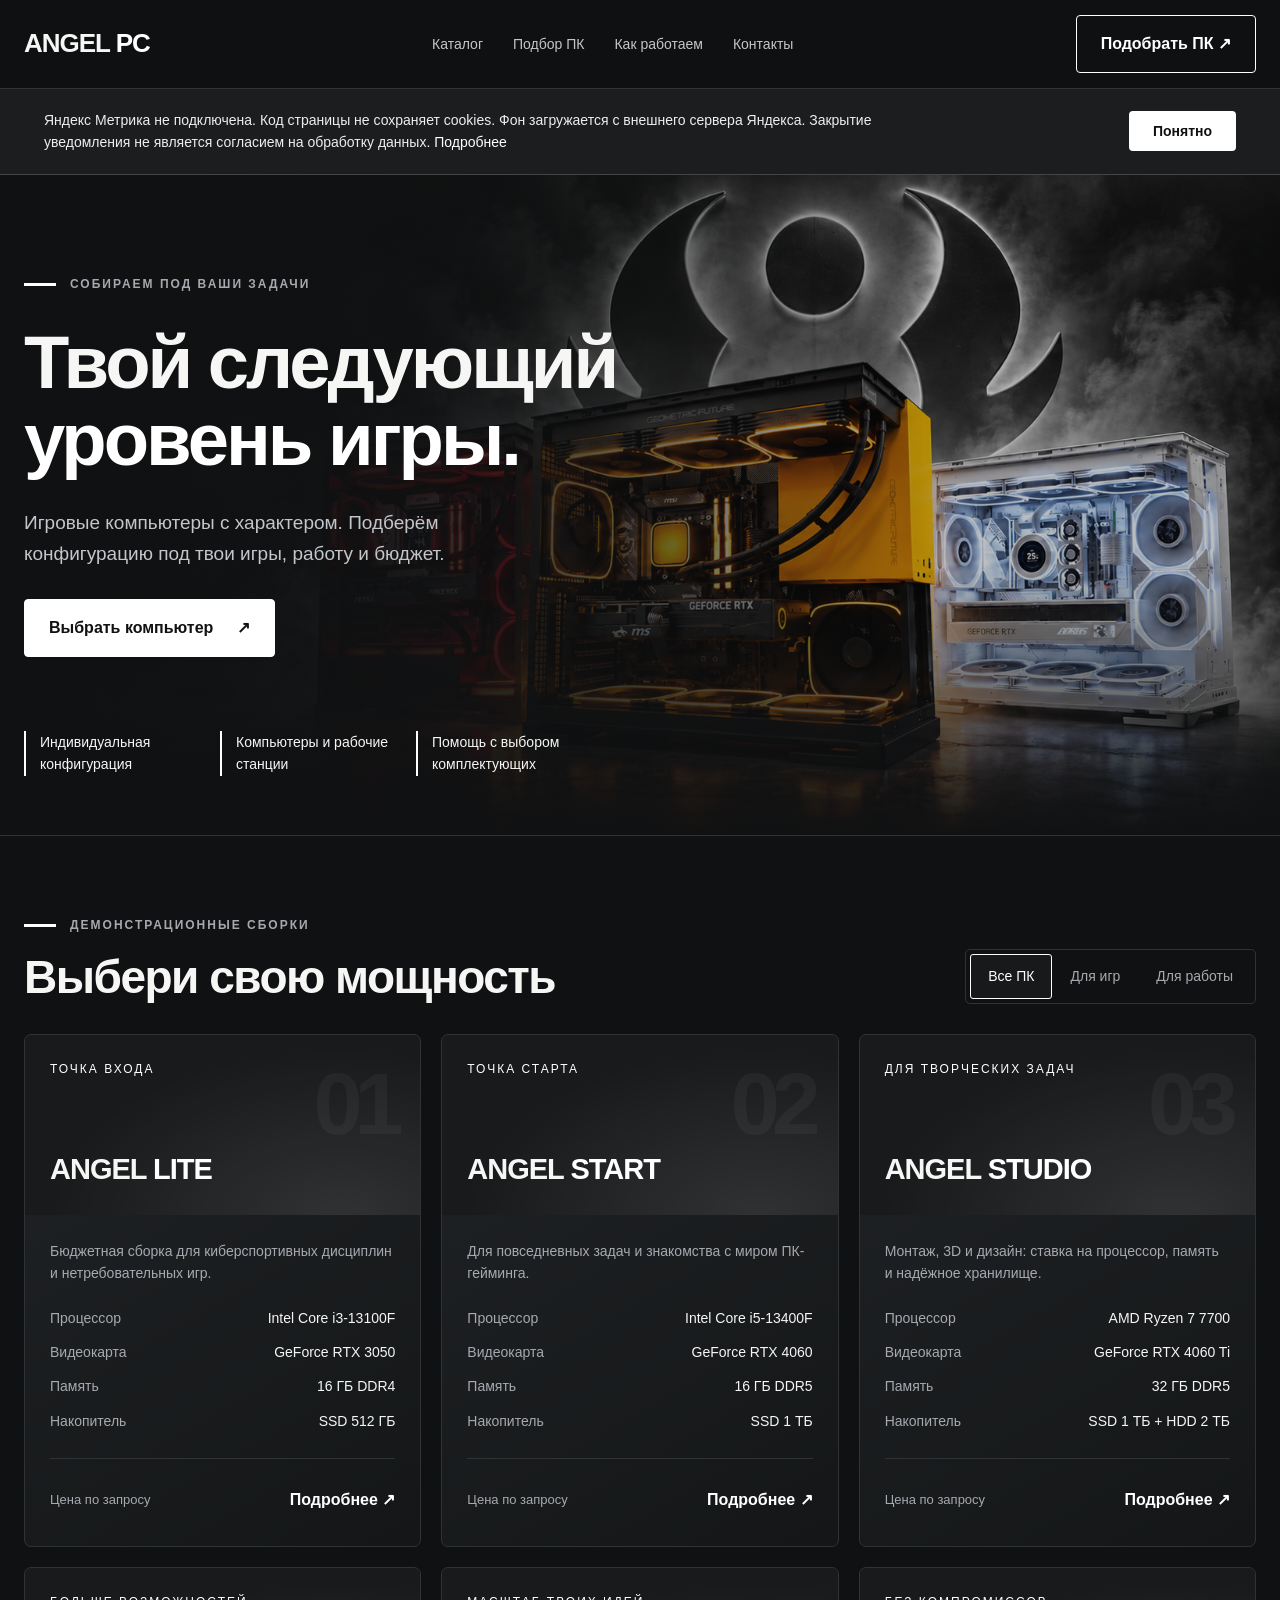
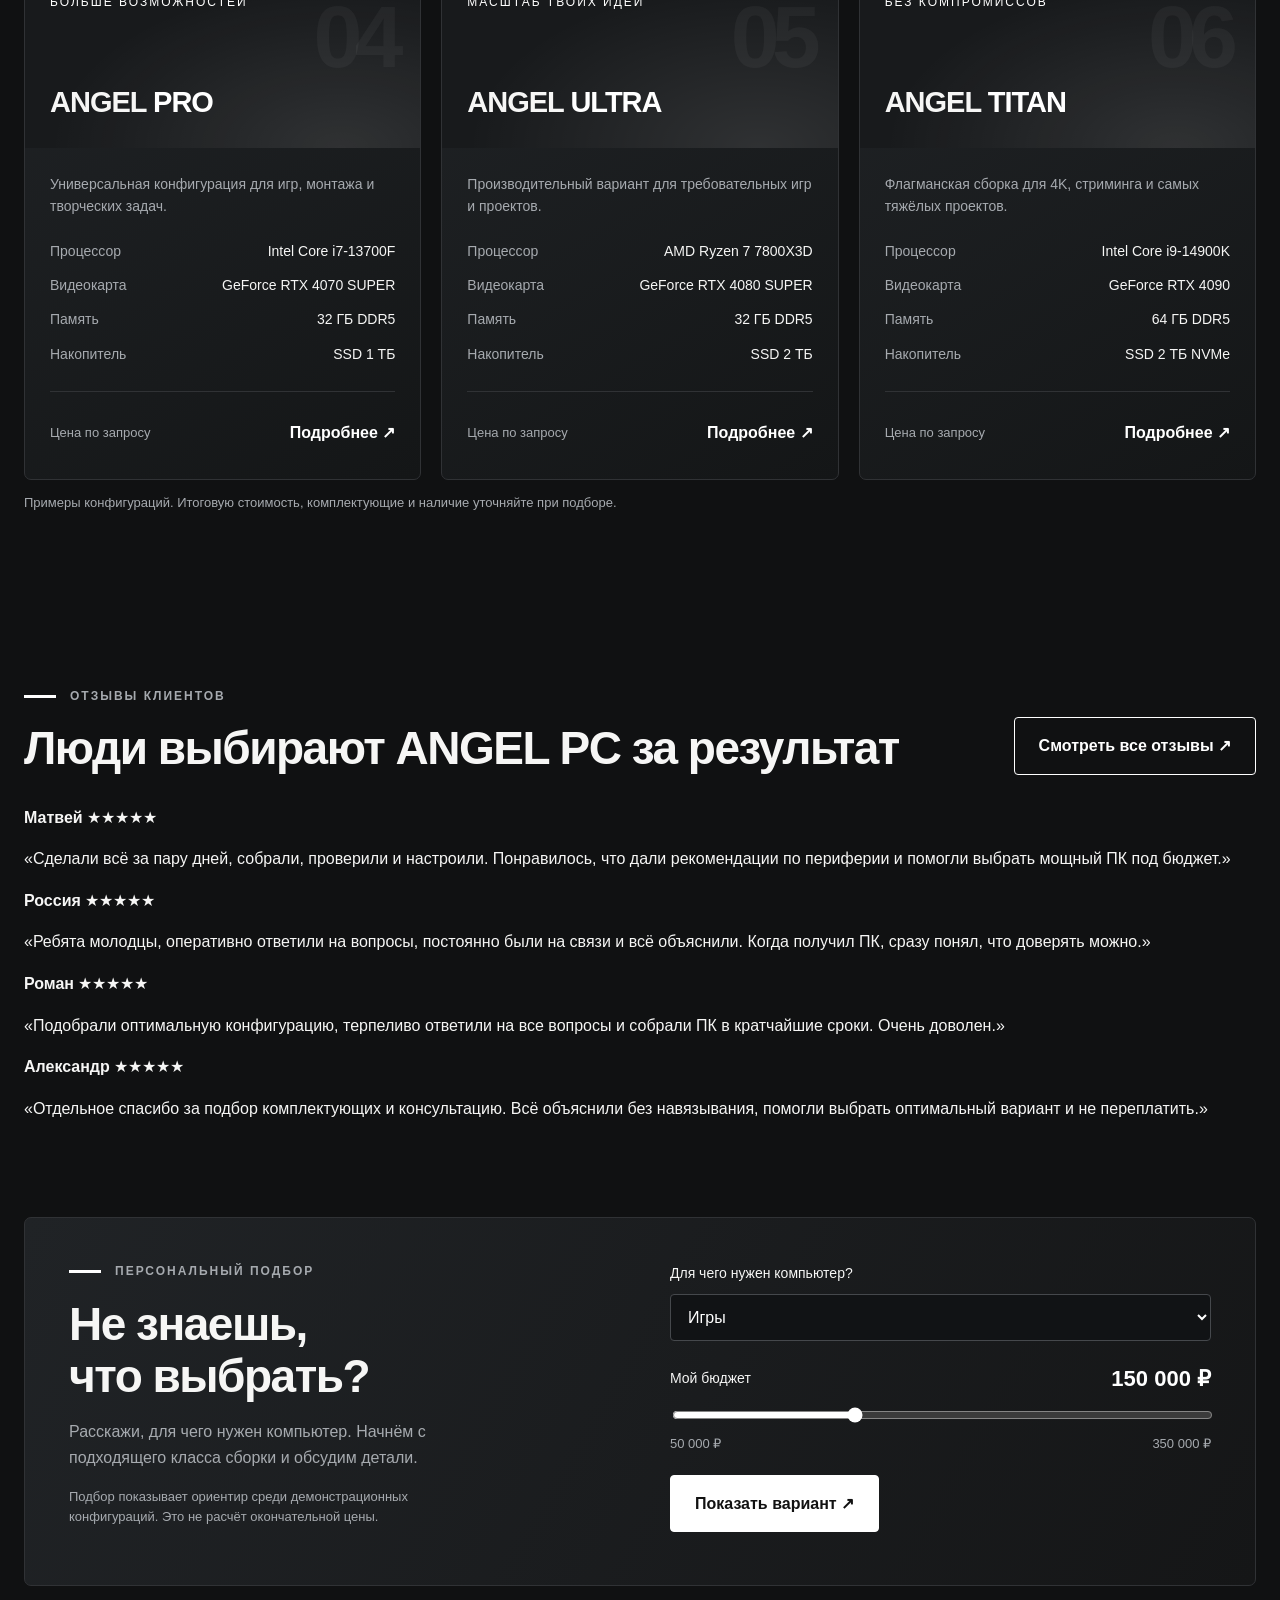
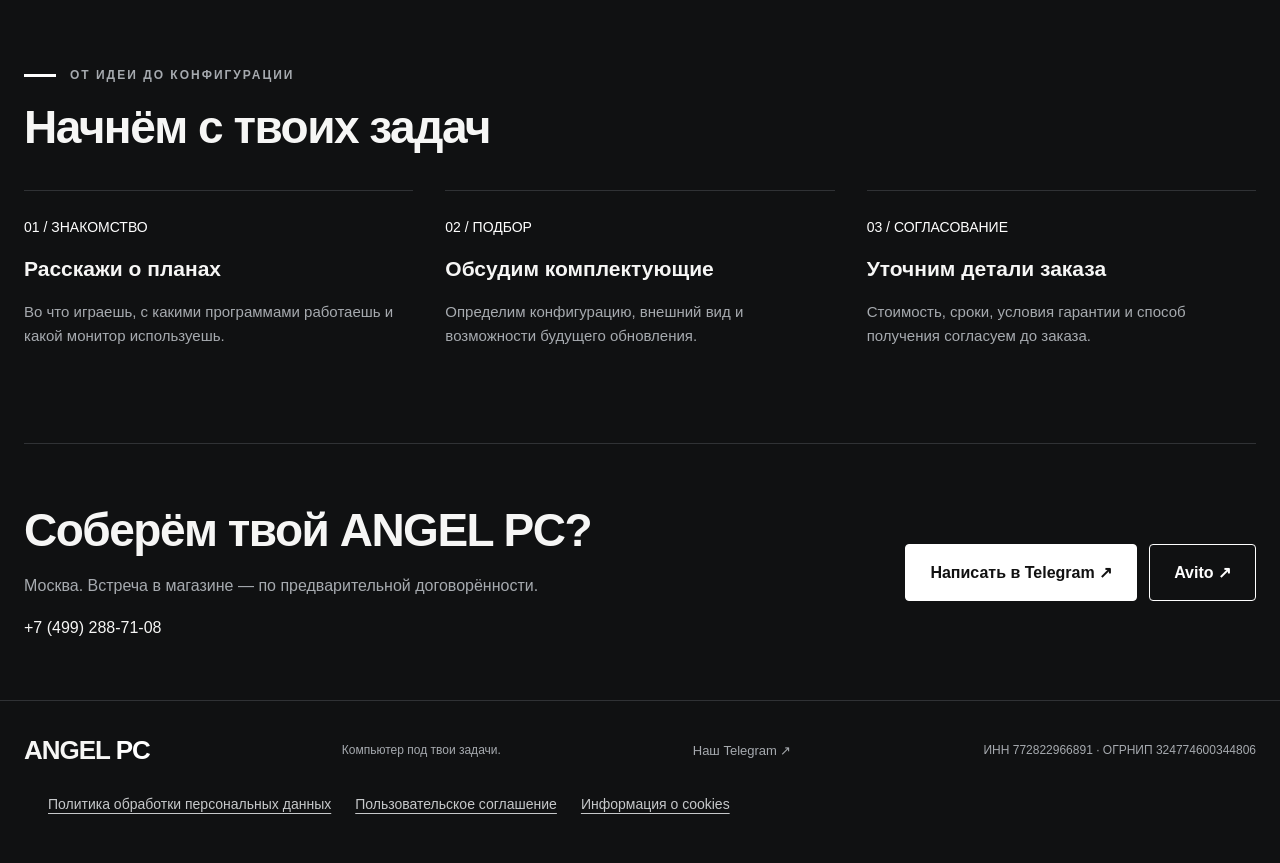
<file: site/index.html>
<!DOCTYPE html>
<html lang="ru">
<head>
<meta charset="UTF-8">
<meta name="viewport" content="width=device-width, initial-scale=1">
<meta name="theme-color" content="#101112">
<meta name="description" content="ANGEL PC — игровые компьютеры и рабочие станции. Подбор конфигурации под ваши задачи.">
<meta property="og:type" content="website">
<meta property="og:locale" content="ru_RU">
<meta property="og:title" content="ANGEL PC — твой следующий уровень игры">
<meta property="og:description" content="Игровые компьютеры и рабочие станции. Подбор конфигурации под ваши задачи.">
<meta property="og:image" content="background.png">
<meta name="twitter:card" content="summary_large_image">
<title>ANGEL PC — твой следующий уровень игры</title>
<link rel="icon" href="data:image/svg+xml,%3Csvg xmlns='http://www.w3.org/2000/svg' viewBox='0 0 100 100'%3E%3Crect width='100' height='100' rx='20' fill='%23101112'/%3E%3Ctext x='50' y='69' font-family='Arial,Helvetica,sans-serif' font-size='58' font-weight='800' fill='%23ff762b' text-anchor='middle'%3EA%3C/text%3E%3C/svg%3E">
<link rel="stylesheet" href="styles.css">
<script src="app.js" defer></script>
<script src="legal/legal.js" defer></script>
</head>
<body>
<header class="header"><div class="wrap header-inner">
<a class="logo" href="#" aria-label="ANGEL PC — главная">ANGEL <span>PC</span></a>
<nav id="navigation" aria-label="Основная навигация"><a href="#catalog">Каталог</a><a href="#selection">Подбор ПК</a><a href="#about">Как работаем</a><a href="#contacts">Контакты</a></nav>
<a class="btn outline" href="#selection">Подобрать ПК ↗</a>
<button class="menu" type="button" aria-controls="navigation" aria-expanded="false">Меню</button>
</div></header>
<main>
<section class="hero"><div class="wrap hero-content">
<div class="eyebrow">Собираем под ваши задачи</div>
<h1>Твой следующий <span>уровень игры.</span></h1>
<p class="hero-copy">Игровые компьютеры с характером. Подберём конфигурацию под твои игры, работу и бюджет.</p>
<a class="btn" href="#catalog">Выбрать компьютер <span aria-hidden="true">↗</span></a>
<div class="benefits"><div class="benefit">Индивидуальная конфигурация</div><div class="benefit">Компьютеры и рабочие станции</div><div class="benefit">Помощь с выбором комплектующих</div></div>
</div></section>
<section class="section wrap" id="catalog">
<div class="section-top"><div><div class="eyebrow">Демонстрационные сборки</div><h2>Выбери свою мощность</h2></div>
<div class="filters" role="group" aria-label="Задачи компьютера"><button class="filter" type="button" data-filter="all" aria-pressed="true">Все ПК</button><button class="filter" type="button" data-filter="gaming" aria-pressed="false">Для игр</button><button class="filter" type="button" data-filter="work" aria-pressed="false">Для работы</button></div></div>
<div class="cards" id="cards"></div>
<noscript><p>Для просмотра демонстрационных сборок включите JavaScript. По вопросам подбора звоните +7 (499) 288-71-08.</p></noscript>
<p class="muted small">Примеры конфигураций. Итоговую стоимость, комплектующие и наличие уточняйте при подборе.</p>
</section>
<section class="section wrap" id="reviews">
  <div class="section-top">
    <div>
      <div class="eyebrow">Отзывы клиентов</div>
      <h2>Люди выбирают ANGEL PC за результат</h2>
    </div>
    <a class="btn outline" href="https://www.avito.ru/brands/angelpc/all/nastolnye_kompyutery?sellerId=97b6c66aadd1e3c1144c07949cf78a86" target="_blank" rel="noopener noreferrer">Смотреть все отзывы ↗</a>
  </div>
  <div class="review-grid">
    <article class="review-card">
      <div class="review-head">
        <strong>Матвей</strong>
        <span class="rating">★★★★★</span>
      </div>
      <p>«Сделали всё за пару дней, собрали, проверили и настроили. Понравилось, что дали рекомендации по периферии и помогли выбрать мощный ПК под бюджет.»</p>
    </article>
    <article class="review-card">
      <div class="review-head">
        <strong>Россия</strong>
        <span class="rating">★★★★★</span>
      </div>
      <p>«Ребята молодцы, оперативно ответили на вопросы, постоянно были на связи и всё объяснили. Когда получил ПК, сразу понял, что доверять можно.»</p>
    </article>
    <article class="review-card">
      <div class="review-head">
        <strong>Роман</strong>
        <span class="rating">★★★★★</span>
      </div>
      <p>«Подобрали оптимальную конфигурацию, терпеливо ответили на все вопросы и собрали ПК в кратчайшие сроки. Очень доволен.»</p>
    </article>
    <article class="review-card">
      <div class="review-head">
        <strong>Александр</strong>
        <span class="rating">★★★★★</span>
      </div>
      <p>«Отдельное спасибо за подбор комплектующих и консультацию. Всё объяснили без навязывания, помогли выбрать оптимальный вариант и не переплатить.»</p>
    </article>
  </div>
</section>
<section class="wrap" id="selection"><div class="picker">
<div><div class="eyebrow">Персональный подбор</div><h2>Не знаешь,<br>что выбрать?</h2><p>Расскажи, для чего нужен компьютер. Начнём с подходящего класса сборки и обсудим детали.</p><p class="small">Подбор показывает ориентир среди демонстрационных конфигураций. Это не расчёт окончательной цены.</p></div>
<form id="picker-form"><div class="field"><label for="purpose">Для чего нужен компьютер?</label><select id="purpose"><option value="gaming">Игры</option><option value="work">Монтаж, дизайн и работа</option><option value="both">Игры и работа</option></select></div>
<div class="field"><div class="budget"><label for="budget">Мой бюджет</label><output id="budget-value" for="budget">150 000 ₽</output></div><input id="budget" type="range" min="50000" max="350000" step="10000" value="150000"><div class="budget muted small"><span>50 000 ₽</span><span>350 000 ₽</span></div></div>
<button class="btn" type="submit">Показать вариант ↗</button><div id="selection-result" class="result" aria-live="polite"></div></form>
</div></section>
<section class="section wrap" id="about"><div class="eyebrow">От идеи до конфигурации</div><h2>Начнём с твоих задач</h2><div class="steps">
<article class="step"><span>01 / ЗНАКОМСТВО</span><h3>Расскажи о планах</h3><p>Во что играешь, с какими программами работаешь и какой монитор используешь.</p></article>
<article class="step"><span>02 / ПОДБОР</span><h3>Обсудим комплектующие</h3><p>Определим конфигурацию, внешний вид и возможности будущего обновления.</p></article>
<article class="step"><span>03 / СОГЛАСОВАНИЕ</span><h3>Уточним детали заказа</h3><p>Стоимость, сроки, условия гарантии и способ получения согласуем до заказа.</p></article>
</div></section>
<section class="wrap contact" id="contacts"><div><h2>Соберём твой ANGEL PC?</h2><p>Москва. Встреча в магазине — по предварительной договорённости.</p><a href="tel:+74992887108">+7 (499) 288-71-08</a></div>
<div class="contact-actions"><a class="btn" href="https://t.me/ANGELPC_msk_bot" target="_blank" rel="noopener noreferrer">Написать в Telegram ↗</a><a class="btn outline" href="https://www.avito.ru/brands/angelpc/all/nastolnye_kompyutery?sellerId=97b6c66aadd1e3c1144c07949cf78a86" target="_blank" rel="noopener noreferrer">Avito ↗</a></div></section>
</main>
<footer><div class="wrap footer-inner"><a class="logo" href="#">ANGEL <span>PC</span></a><p>Компьютер под твои задачи.</p><a class="small muted" href="https://telegram.me/ANGELPC_msk" target="_blank" rel="noopener noreferrer">Наш Telegram ↗</a><p>ИНН 772822966891 · ОГРНИП 324774600344806</p></div>
<nav id="angel-legal-links" class="wrap" aria-label="Правовая информация"><a href="legal/privacy.html">Политика обработки персональных данных</a><a href="legal/terms.html">Пользовательское соглашение</a><a href="legal/cookies.html">Информация о cookies</a></nav>
</footer>
<dialog id="details" aria-labelledby="dialog-title"><div class="dialog-head"><h2 id="dialog-title"></h2><button class="close" type="button" aria-label="Закрыть">×</button></div><p class="muted small">Демонстрационная конфигурация. Состав и стоимость согласуются отдельно.</p><dl class="specs" id="dialog-specs"></dl><label for="request-text">Текст для обращения — можно дополнить</label><textarea id="request-text"></textarea><div class="actions"><button class="btn" id="copy" type="button">Скопировать текст</button><a class="btn outline" href="https://t.me/ANGELPC_msk_bot" target="_blank" rel="noopener noreferrer">Открыть Telegram ↗</a></div><p id="copy-status" role="status"></p><p class="small muted">Вставьте текст в чат и отправьте его самостоятельно.</p></dialog>
</body></html>
</file>
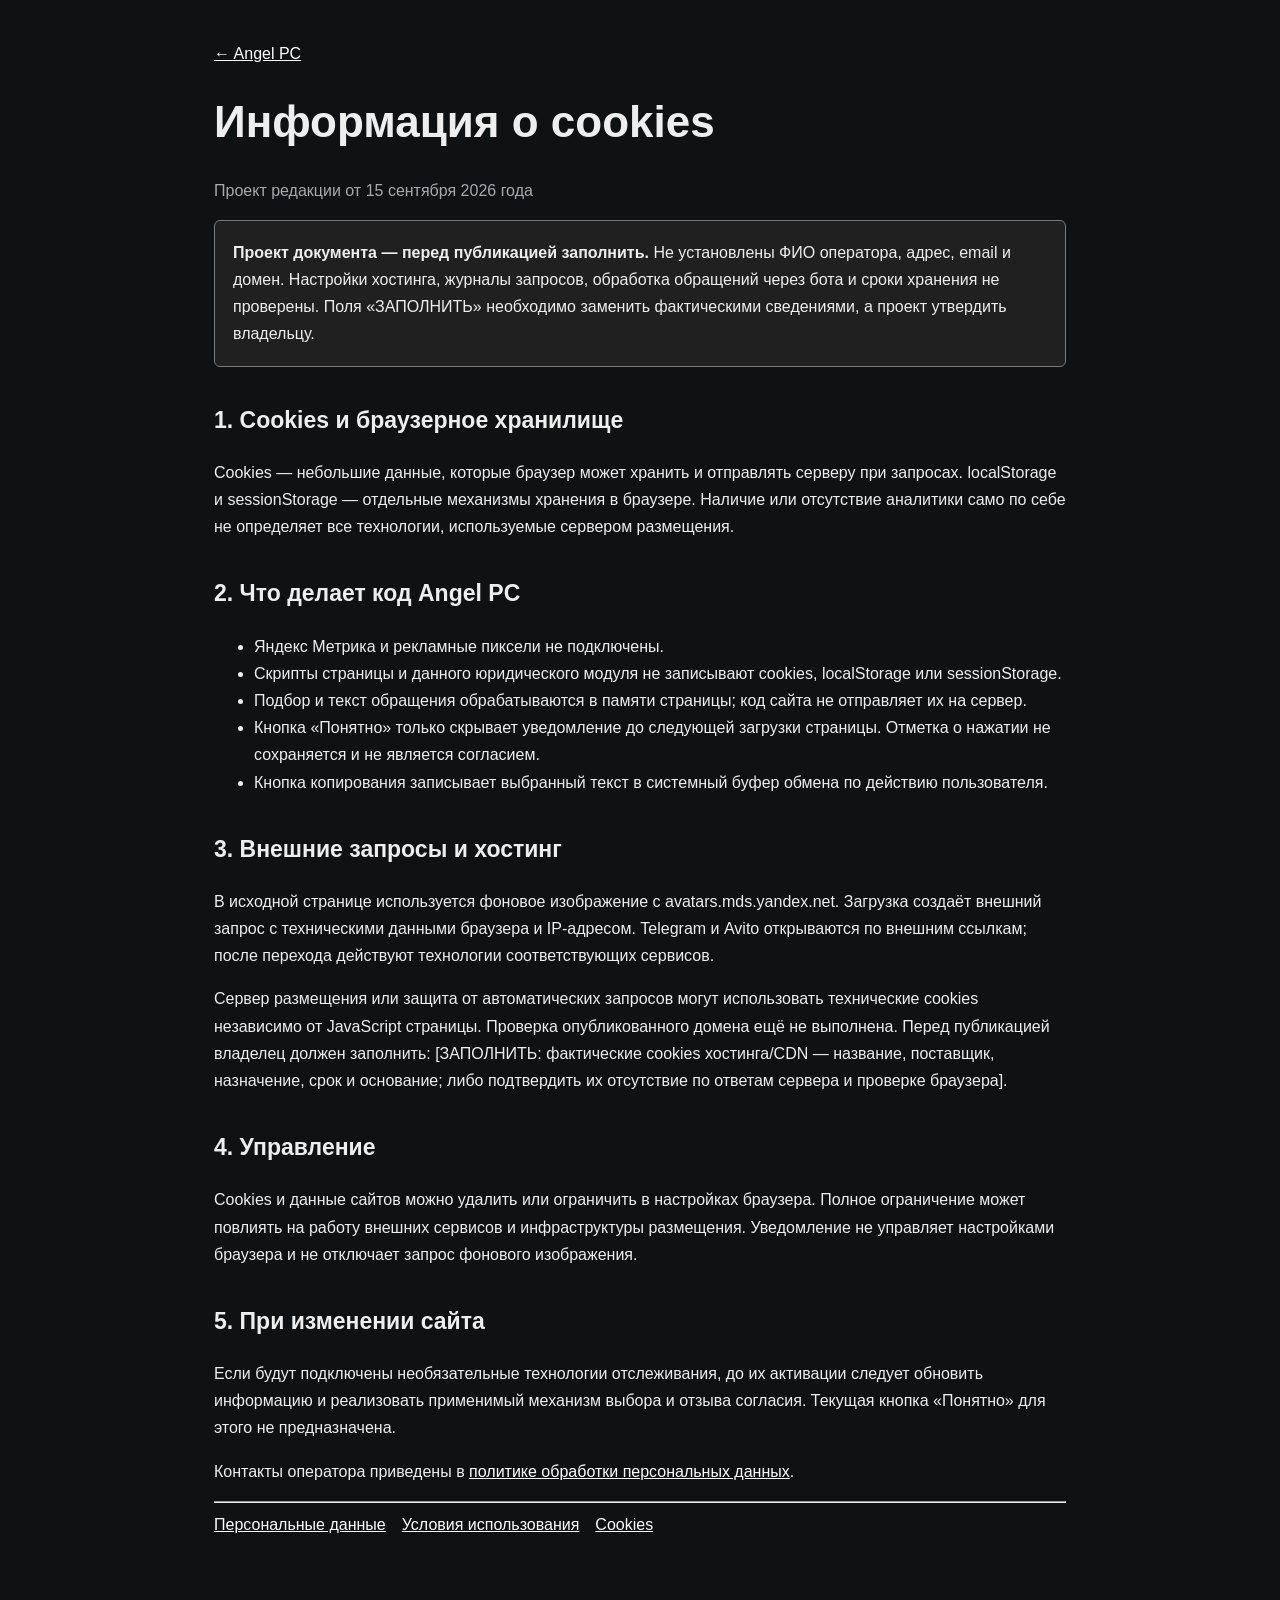
<file: site/legal/cookies.html>
<!doctype html><html lang="ru"><head><meta charset="utf-8"><meta name="viewport" content="width=device-width,initial-scale=1"><meta name="robots" content="noindex"><meta name="referrer" content="no-referrer"><title>Информация о cookies — Angel PC</title><style>*{box-sizing:border-box}html{color-scheme:dark}body{margin:0;background:#101112;color:#eee;font:16px/1.7 Arial,sans-serif}main{max-width:900px;margin:auto;padding:40px 24px 80px}a{color:#ffffff}h1{font-size:clamp(28px,5vw,44px);line-height:1.15}h2{font-size:23px;margin-top:34px}h3{font-size:18px}p,li{overflow-wrap:anywhere}nav{display:flex;flex-wrap:wrap;gap:16px}aside{padding:18px;border:1px solid #7a7a7a;background:#202020;border-radius:6px}.muted{color:#a6aaaf}dt{color:#a6aaaf}dd{margin:0 0 12px}table{border-collapse:collapse;width:100%;font-size:14px}td,th{padding:12px;border:1px solid #454545;text-align:left;vertical-align:top}a:focus-visible{outline:3px solid #ffffff;outline-offset:4px}@media(max-width:600px){table,tbody,tr,td,th{display:block}thead{display:none}td{border-bottom:0}tr{margin:16px 0;border-bottom:1px solid #454545}}</style></head><body><main><a href="../index.html">← Angel PC</a><h1>Информация о cookies</h1><p class="muted">Проект редакции от 15 сентября 2026 года</p><aside><strong>Проект документа — перед публикацией заполнить.</strong> Не установлены ФИО оператора, адрес, email и домен. Настройки хостинга, журналы запросов, обработка обращений через бота и сроки хранения не проверены. Поля «ЗАПОЛНИТЬ» необходимо заменить фактическими сведениями, а проект утвердить владельцу.</aside><h2>1. Cookies и браузерное хранилище</h2><p>Cookies — небольшие данные, которые браузер может хранить и отправлять серверу при запросах. localStorage и sessionStorage — отдельные механизмы хранения в браузере. Наличие или отсутствие аналитики само по себе не определяет все технологии, используемые сервером размещения.</p><h2>2. Что делает код Angel PC</h2><ul><li>Яндекс Метрика и рекламные пиксели не подключены.</li><li>Скрипты страницы и данного юридического модуля не записывают cookies, localStorage или sessionStorage.</li><li>Подбор и текст обращения обрабатываются в памяти страницы; код сайта не отправляет их на сервер.</li><li>Кнопка «Понятно» только скрывает уведомление до следующей загрузки страницы. Отметка о нажатии не сохраняется и не является согласием.</li><li>Кнопка копирования записывает выбранный текст в системный буфер обмена по действию пользователя.</li></ul><h2>3. Внешние запросы и хостинг</h2><p>В исходной странице используется фоновое изображение с avatars.mds.yandex.net. Загрузка создаёт внешний запрос с техническими данными браузера и IP-адресом. Telegram и Avito открываются по внешним ссылкам; после перехода действуют технологии соответствующих сервисов.</p><p>Сервер размещения или защита от автоматических запросов могут использовать технические cookies независимо от JavaScript страницы. Проверка опубликованного домена ещё не выполнена. Перед публикацией владелец должен заполнить: [ЗАПОЛНИТЬ: фактические cookies хостинга/CDN — название, поставщик, назначение, срок и основание; либо подтвердить их отсутствие по ответам сервера и проверке браузера].</p><h2>4. Управление</h2><p>Cookies и данные сайтов можно удалить или ограничить в настройках браузера. Полное ограничение может повлиять на работу внешних сервисов и инфраструктуры размещения. Уведомление не управляет настройками браузера и не отключает запрос фонового изображения.</p><h2>5. При изменении сайта</h2><p>Если будут подключены необязательные технологии отслеживания, до их активации следует обновить информацию и реализовать применимый механизм выбора и отзыва согласия. Текущая кнопка «Понятно» для этого не предназначена.</p><p>Контакты оператора приведены в <a href="privacy.html">политике обработки персональных данных</a>.</p><hr><nav aria-label="Правовая информация"><a href="privacy.html">Персональные данные</a><a href="terms.html">Условия использования</a><a href="cookies.html">Cookies</a></nav></main></body></html>
</file>
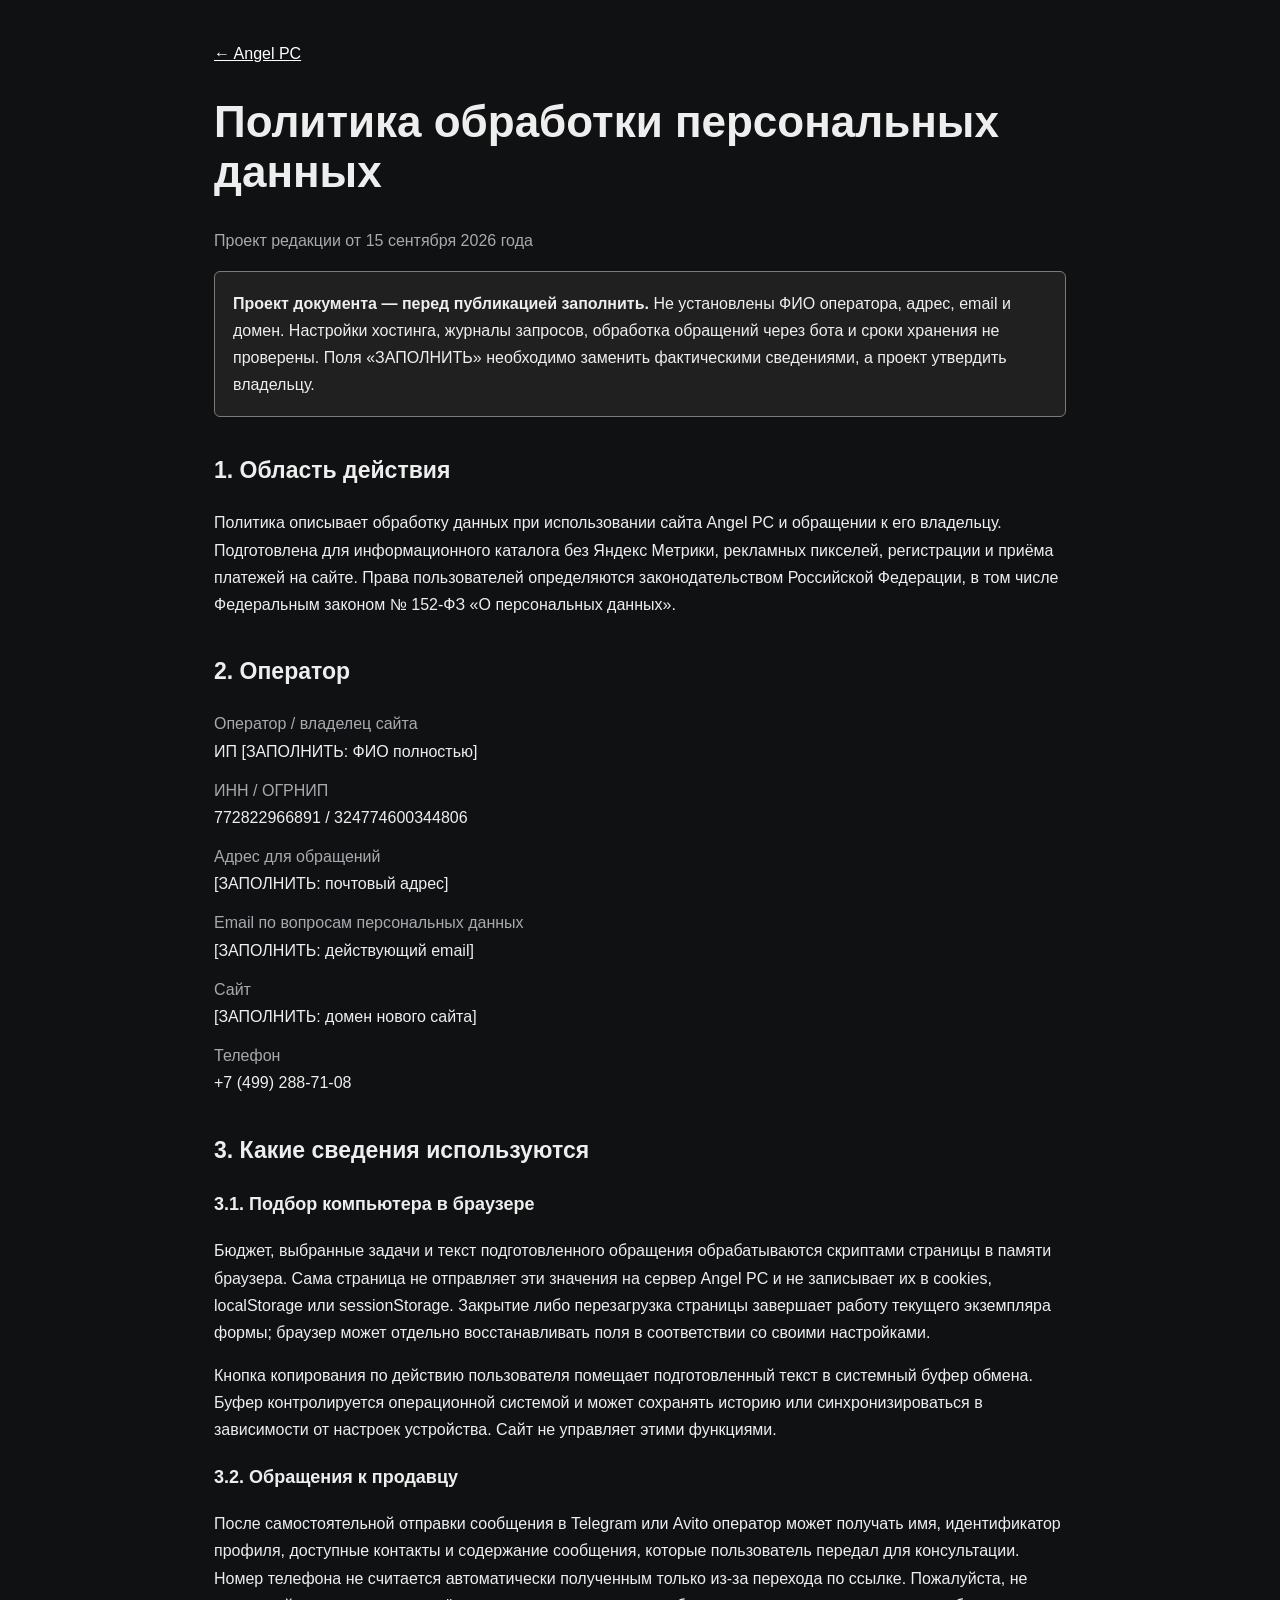
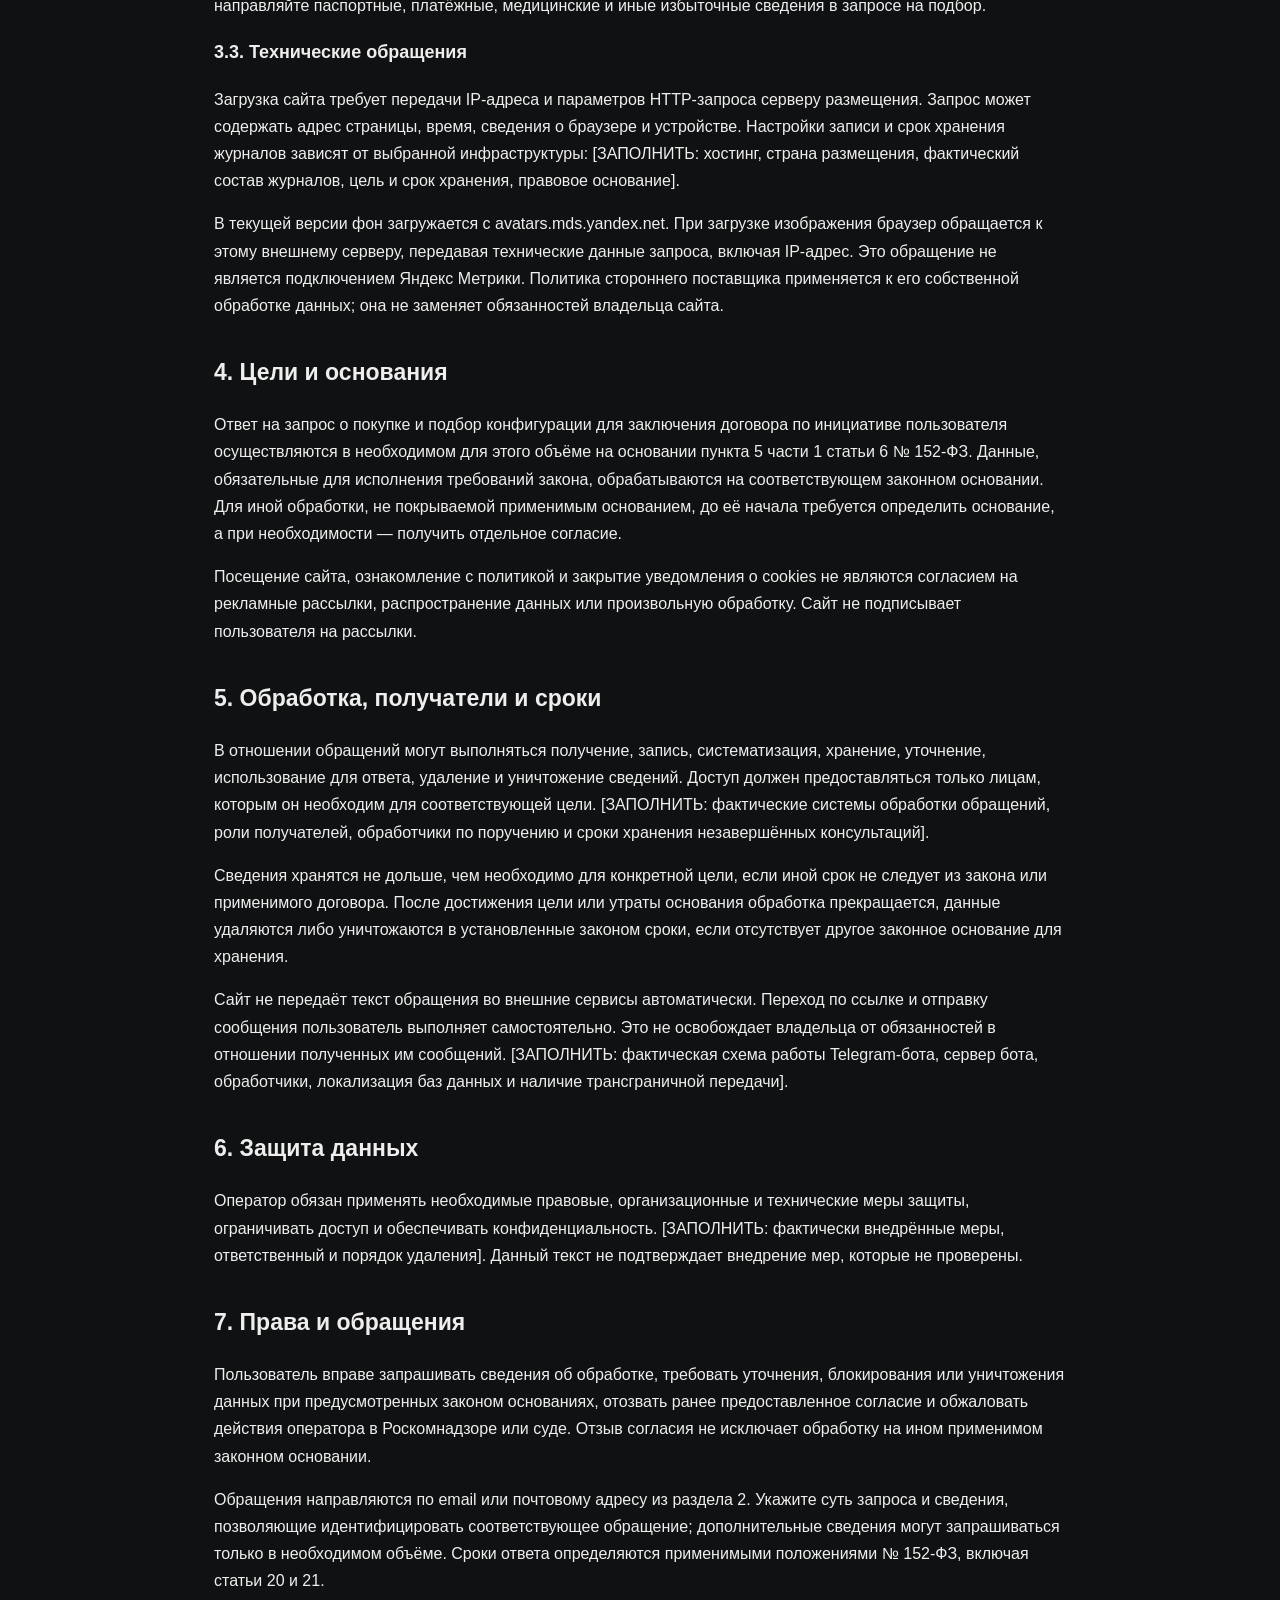
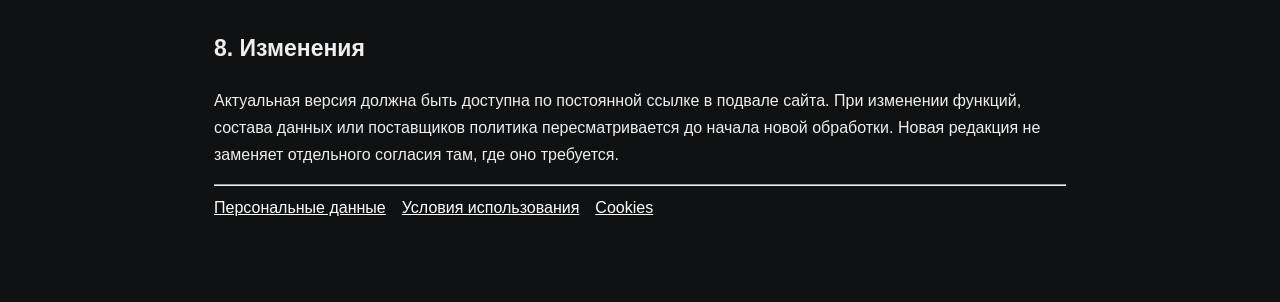
<file: site/legal/privacy.html>
<!doctype html><html lang="ru"><head><meta charset="utf-8"><meta name="viewport" content="width=device-width,initial-scale=1"><meta name="robots" content="noindex"><meta name="referrer" content="no-referrer"><title>Политика обработки персональных данных — Angel PC</title><style>*{box-sizing:border-box}html{color-scheme:dark}body{margin:0;background:#101112;color:#eee;font:16px/1.7 Arial,sans-serif}main{max-width:900px;margin:auto;padding:40px 24px 80px}a{color:#ffffff}h1{font-size:clamp(28px,5vw,44px);line-height:1.15}h2{font-size:23px;margin-top:34px}h3{font-size:18px}p,li{overflow-wrap:anywhere}nav{display:flex;flex-wrap:wrap;gap:16px}aside{padding:18px;border:1px solid #7a7a7a;background:#202020;border-radius:6px}.muted{color:#a6aaaf}dt{color:#a6aaaf}dd{margin:0 0 12px}table{border-collapse:collapse;width:100%;font-size:14px}td,th{padding:12px;border:1px solid #454545;text-align:left;vertical-align:top}a:focus-visible{outline:3px solid #ffffff;outline-offset:4px}@media(max-width:600px){table,tbody,tr,td,th{display:block}thead{display:none}td{border-bottom:0}tr{margin:16px 0;border-bottom:1px solid #454545}}</style></head><body><main><a href="../index.html">← Angel PC</a><h1>Политика обработки персональных данных</h1><p class="muted">Проект редакции от 15 сентября 2026 года</p><aside><strong>Проект документа — перед публикацией заполнить.</strong> Не установлены ФИО оператора, адрес, email и домен. Настройки хостинга, журналы запросов, обработка обращений через бота и сроки хранения не проверены. Поля «ЗАПОЛНИТЬ» необходимо заменить фактическими сведениями, а проект утвердить владельцу.</aside><h2>1. Область действия</h2><p>Политика описывает обработку данных при использовании сайта Angel PC и обращении к его владельцу. Подготовлена для информационного каталога без Яндекс Метрики, рекламных пикселей, регистрации и приёма платежей на сайте. Права пользователей определяются законодательством Российской Федерации, в том числе Федеральным законом № 152-ФЗ «О персональных данных».</p><h2>2. Оператор</h2><dl><dt>Оператор / владелец сайта</dt><dd>ИП [ЗАПОЛНИТЬ: ФИО полностью]</dd><dt>ИНН / ОГРНИП</dt><dd>772822966891 / 324774600344806</dd><dt>Адрес для обращений</dt><dd>[ЗАПОЛНИТЬ: почтовый адрес]</dd><dt>Email по вопросам персональных данных</dt><dd>[ЗАПОЛНИТЬ: действующий email]</dd><dt>Сайт</dt><dd>[ЗАПОЛНИТЬ: домен нового сайта]</dd><dt>Телефон</dt><dd>+7 (499) 288-71-08</dd></dl><h2>3. Какие сведения используются</h2><h3>3.1. Подбор компьютера в браузере</h3><p>Бюджет, выбранные задачи и текст подготовленного обращения обрабатываются скриптами страницы в памяти браузера. Сама страница не отправляет эти значения на сервер Angel PC и не записывает их в cookies, localStorage или sessionStorage. Закрытие либо перезагрузка страницы завершает работу текущего экземпляра формы; браузер может отдельно восстанавливать поля в соответствии со своими настройками.</p><p>Кнопка копирования по действию пользователя помещает подготовленный текст в системный буфер обмена. Буфер контролируется операционной системой и может сохранять историю или синхронизироваться в зависимости от настроек устройства. Сайт не управляет этими функциями.</p><h3>3.2. Обращения к продавцу</h3><p>После самостоятельной отправки сообщения в Telegram или Avito оператор может получать имя, идентификатор профиля, доступные контакты и содержание сообщения, которые пользователь передал для консультации. Номер телефона не считается автоматически полученным только из-за перехода по ссылке. Пожалуйста, не направляйте паспортные, платёжные, медицинские и иные избыточные сведения в запросе на подбор.</p><h3>3.3. Технические обращения</h3><p>Загрузка сайта требует передачи IP-адреса и параметров HTTP-запроса серверу размещения. Запрос может содержать адрес страницы, время, сведения о браузере и устройстве. Настройки записи и срок хранения журналов зависят от выбранной инфраструктуры: [ЗАПОЛНИТЬ: хостинг, страна размещения, фактический состав журналов, цель и срок хранения, правовое основание].</p><p>В текущей версии фон загружается с avatars.mds.yandex.net. При загрузке изображения браузер обращается к этому внешнему серверу, передавая технические данные запроса, включая IP-адрес. Это обращение не является подключением Яндекс Метрики. Политика стороннего поставщика применяется к его собственной обработке данных; она не заменяет обязанностей владельца сайта.</p><h2>4. Цели и основания</h2><p>Ответ на запрос о покупке и подбор конфигурации для заключения договора по инициативе пользователя осуществляются в необходимом для этого объёме на основании пункта 5 части 1 статьи 6 № 152-ФЗ. Данные, обязательные для исполнения требований закона, обрабатываются на соответствующем законном основании. Для иной обработки, не покрываемой применимым основанием, до её начала требуется определить основание, а при необходимости — получить отдельное согласие.</p><p>Посещение сайта, ознакомление с политикой и закрытие уведомления о cookies не являются согласием на рекламные рассылки, распространение данных или произвольную обработку. Сайт не подписывает пользователя на рассылки.</p><h2>5. Обработка, получатели и сроки</h2><p>В отношении обращений могут выполняться получение, запись, систематизация, хранение, уточнение, использование для ответа, удаление и уничтожение сведений. Доступ должен предоставляться только лицам, которым он необходим для соответствующей цели. [ЗАПОЛНИТЬ: фактические системы обработки обращений, роли получателей, обработчики по поручению и сроки хранения незавершённых консультаций].</p><p>Сведения хранятся не дольше, чем необходимо для конкретной цели, если иной срок не следует из закона или применимого договора. После достижения цели или утраты основания обработка прекращается, данные удаляются либо уничтожаются в установленные законом сроки, если отсутствует другое законное основание для хранения.</p><p>Сайт не передаёт текст обращения во внешние сервисы автоматически. Переход по ссылке и отправку сообщения пользователь выполняет самостоятельно. Это не освобождает владельца от обязанностей в отношении полученных им сообщений. [ЗАПОЛНИТЬ: фактическая схема работы Telegram-бота, сервер бота, обработчики, локализация баз данных и наличие трансграничной передачи].</p><h2>6. Защита данных</h2><p>Оператор обязан применять необходимые правовые, организационные и технические меры защиты, ограничивать доступ и обеспечивать конфиденциальность. [ЗАПОЛНИТЬ: фактически внедрённые меры, ответственный и порядок удаления]. Данный текст не подтверждает внедрение мер, которые не проверены.</p><h2>7. Права и обращения</h2><p>Пользователь вправе запрашивать сведения об обработке, требовать уточнения, блокирования или уничтожения данных при предусмотренных законом основаниях, отозвать ранее предоставленное согласие и обжаловать действия оператора в Роскомнадзоре или суде. Отзыв согласия не исключает обработку на ином применимом законном основании.</p><p>Обращения направляются по email или почтовому адресу из раздела 2. Укажите суть запроса и сведения, позволяющие идентифицировать соответствующее обращение; дополнительные сведения могут запрашиваться только в необходимом объёме. Сроки ответа определяются применимыми положениями № 152-ФЗ, включая статьи 20 и 21.</p><h2>8. Изменения</h2><p>Актуальная версия должна быть доступна по постоянной ссылке в подвале сайта. При изменении функций, состава данных или поставщиков политика пересматривается до начала новой обработки. Новая редакция не заменяет отдельного согласия там, где оно требуется.</p><hr><nav aria-label="Правовая информация"><a href="privacy.html">Персональные данные</a><a href="terms.html">Условия использования</a><a href="cookies.html">Cookies</a></nav></main></body></html>
</file>
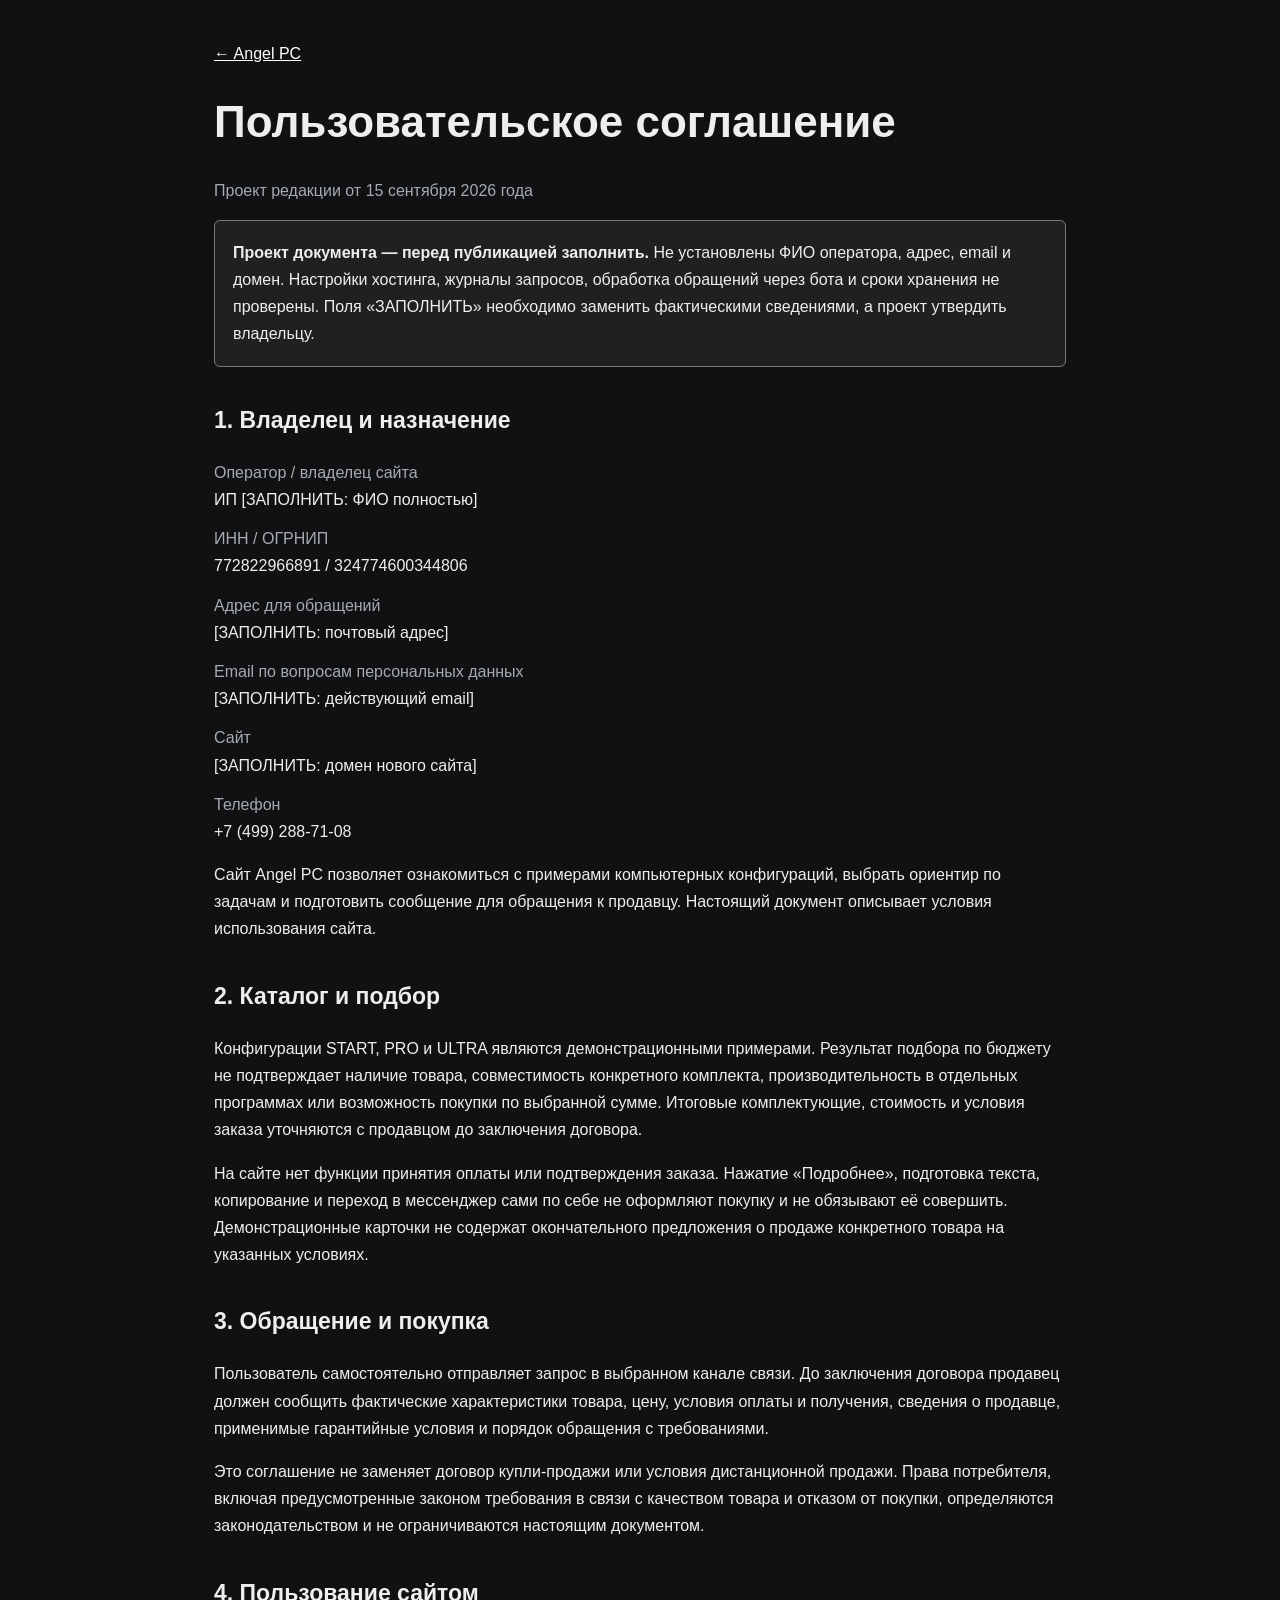
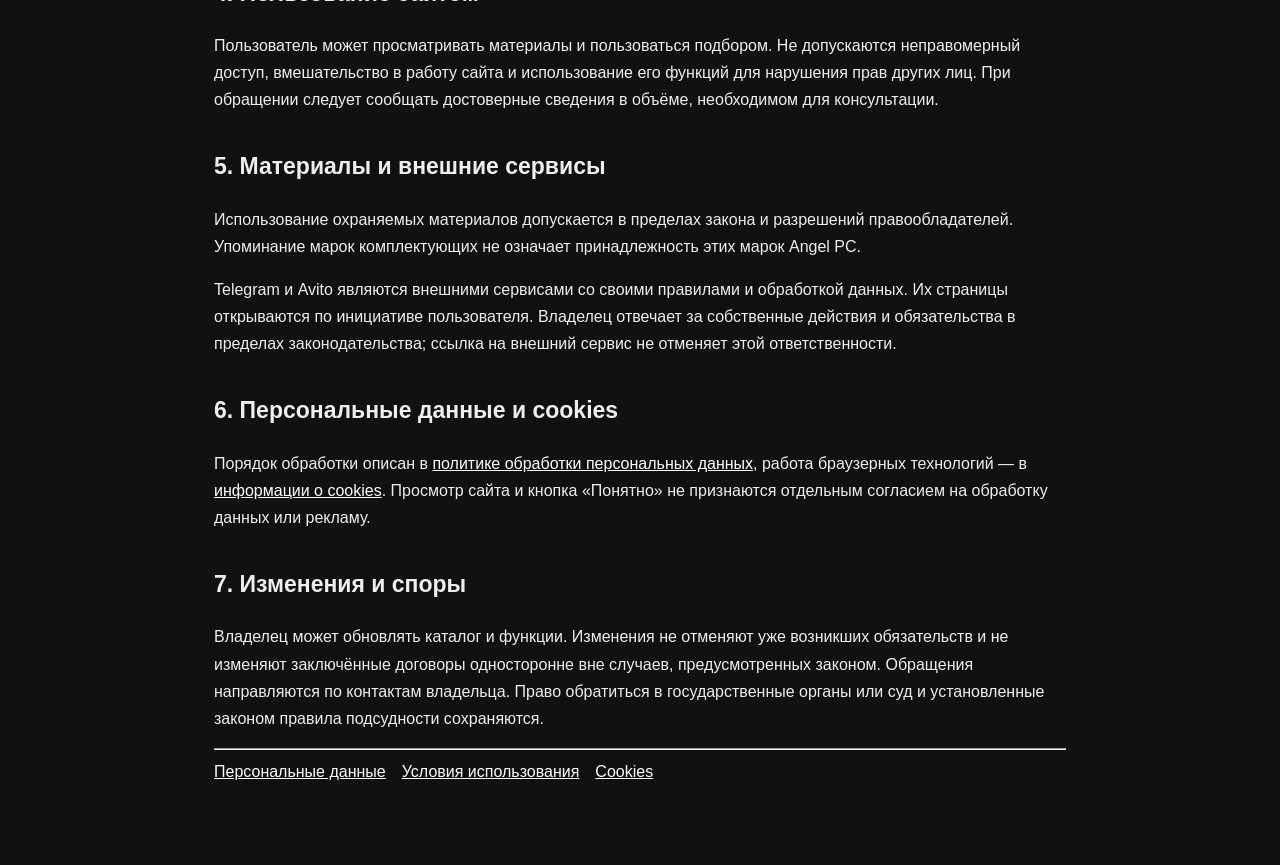
<file: site/legal/terms.html>
<!doctype html><html lang="ru"><head><meta charset="utf-8"><meta name="viewport" content="width=device-width,initial-scale=1"><meta name="robots" content="noindex"><meta name="referrer" content="no-referrer"><title>Пользовательское соглашение — Angel PC</title><style>*{box-sizing:border-box}html{color-scheme:dark}body{margin:0;background:#101112;color:#eee;font:16px/1.7 Arial,sans-serif}main{max-width:900px;margin:auto;padding:40px 24px 80px}a{color:#ffffff}h1{font-size:clamp(28px,5vw,44px);line-height:1.15}h2{font-size:23px;margin-top:34px}h3{font-size:18px}p,li{overflow-wrap:anywhere}nav{display:flex;flex-wrap:wrap;gap:16px}aside{padding:18px;border:1px solid #7a7a7a;background:#202020;border-radius:6px}.muted{color:#a6aaaf}dt{color:#a6aaaf}dd{margin:0 0 12px}table{border-collapse:collapse;width:100%;font-size:14px}td,th{padding:12px;border:1px solid #454545;text-align:left;vertical-align:top}a:focus-visible{outline:3px solid #ffffff;outline-offset:4px}@media(max-width:600px){table,tbody,tr,td,th{display:block}thead{display:none}td{border-bottom:0}tr{margin:16px 0;border-bottom:1px solid #454545}}</style></head><body><main><a href="../index.html">← Angel PC</a><h1>Пользовательское соглашение</h1><p class="muted">Проект редакции от 15 сентября 2026 года</p><aside><strong>Проект документа — перед публикацией заполнить.</strong> Не установлены ФИО оператора, адрес, email и домен. Настройки хостинга, журналы запросов, обработка обращений через бота и сроки хранения не проверены. Поля «ЗАПОЛНИТЬ» необходимо заменить фактическими сведениями, а проект утвердить владельцу.</aside><h2>1. Владелец и назначение</h2><dl><dt>Оператор / владелец сайта</dt><dd>ИП [ЗАПОЛНИТЬ: ФИО полностью]</dd><dt>ИНН / ОГРНИП</dt><dd>772822966891 / 324774600344806</dd><dt>Адрес для обращений</dt><dd>[ЗАПОЛНИТЬ: почтовый адрес]</dd><dt>Email по вопросам персональных данных</dt><dd>[ЗАПОЛНИТЬ: действующий email]</dd><dt>Сайт</dt><dd>[ЗАПОЛНИТЬ: домен нового сайта]</dd><dt>Телефон</dt><dd>+7 (499) 288-71-08</dd></dl><p>Сайт Angel PC позволяет ознакомиться с примерами компьютерных конфигураций, выбрать ориентир по задачам и подготовить сообщение для обращения к продавцу. Настоящий документ описывает условия использования сайта.</p><h2>2. Каталог и подбор</h2><p>Конфигурации START, PRO и ULTRA являются демонстрационными примерами. Результат подбора по бюджету не подтверждает наличие товара, совместимость конкретного комплекта, производительность в отдельных программах или возможность покупки по выбранной сумме. Итоговые комплектующие, стоимость и условия заказа уточняются с продавцом до заключения договора.</p><p>На сайте нет функции принятия оплаты или подтверждения заказа. Нажатие «Подробнее», подготовка текста, копирование и переход в мессенджер сами по себе не оформляют покупку и не обязывают её совершить. Демонстрационные карточки не содержат окончательного предложения о продаже конкретного товара на указанных условиях.</p><h2>3. Обращение и покупка</h2><p>Пользователь самостоятельно отправляет запрос в выбранном канале связи. До заключения договора продавец должен сообщить фактические характеристики товара, цену, условия оплаты и получения, сведения о продавце, применимые гарантийные условия и порядок обращения с требованиями.</p><p>Это соглашение не заменяет договор купли-продажи или условия дистанционной продажи. Права потребителя, включая предусмотренные законом требования в связи с качеством товара и отказом от покупки, определяются законодательством и не ограничиваются настоящим документом.</p><h2>4. Пользование сайтом</h2><p>Пользователь может просматривать материалы и пользоваться подбором. Не допускаются неправомерный доступ, вмешательство в работу сайта и использование его функций для нарушения прав других лиц. При обращении следует сообщать достоверные сведения в объёме, необходимом для консультации.</p><h2>5. Материалы и внешние сервисы</h2><p>Использование охраняемых материалов допускается в пределах закона и разрешений правообладателей. Упоминание марок комплектующих не означает принадлежность этих марок Angel PC.</p><p>Telegram и Avito являются внешними сервисами со своими правилами и обработкой данных. Их страницы открываются по инициативе пользователя. Владелец отвечает за собственные действия и обязательства в пределах законодательства; ссылка на внешний сервис не отменяет этой ответственности.</p><h2>6. Персональные данные и cookies</h2><p>Порядок обработки описан в <a href="privacy.html">политике обработки персональных данных</a>, работа браузерных технологий — в <a href="cookies.html">информации о cookies</a>. Просмотр сайта и кнопка «Понятно» не признаются отдельным согласием на обработку данных или рекламу.</p><h2>7. Изменения и споры</h2><p>Владелец может обновлять каталог и функции. Изменения не отменяют уже возникших обязательств и не изменяют заключённые договоры односторонне вне случаев, предусмотренных законом. Обращения направляются по контактам владельца. Право обратиться в государственные органы или суд и установленные законом правила подсудности сохраняются.</p><hr><nav aria-label="Правовая информация"><a href="privacy.html">Персональные данные</a><a href="terms.html">Условия использования</a><a href="cookies.html">Cookies</a></nav></main></body></html>
</file>
<file: site/styles.css>
:root{color-scheme:dark;--bg:#101112;--panel:#191b1d;--text:#f6f6f5;--muted:#a6aaaf;--line:#303235;--accent:#ffffff}
*{box-sizing:border-box}html{scroll-behavior:smooth;scroll-padding-top:100px}body{margin:0;background:var(--bg);color:var(--text);font:16px/1.6 Arial,Helvetica,sans-serif}body.lock{overflow:hidden}button,input,select,textarea{font:inherit}button,a,input,select,textarea{-webkit-tap-highlight-color:transparent}a{color:inherit;text-decoration:none}button{cursor:pointer}button:focus-visible,a:focus-visible,input:focus-visible,select:focus-visible,textarea:focus-visible{outline:3px solid var(--accent);outline-offset:5px}button:disabled{opacity:.5;cursor:default}.wrap{width:min(1240px,calc(100% - 48px));margin:auto}.header{position:sticky;top:0;z-index:10;background:#101112ed;backdrop-filter:blur(18px);border-bottom:1px solid var(--line)}.header-inner{min-height:88px;display:flex;align-items:center;justify-content:space-between;gap:24px}.logo{font-size:26px;font-weight:800;letter-spacing:-1px;white-space:nowrap}.logo span,.orange{color:var(--accent)}nav{display:flex;gap:30px}nav a{font-size:14px;color:#c4c6c9}nav a:hover{color:var(--accent)}.btn{display:inline-flex;align-items:center;justify-content:center;gap:24px;border:1px solid var(--accent);padding:15px 24px;background:var(--accent);color:#111;font-weight:700;border-radius:4px;transition:background .2s,transform .2s}.btn:hover{background:#e6e6e6;transform:translateY(-2px)}.btn.outline{background:transparent;color:var(--accent)}.btn.outline:hover{background:#ffffff12}.menu{display:none;background:none;border:1px solid var(--line);color:white;padding:8px 12px;border-radius:4px}
.hero{position:relative;isolation:isolate;overflow:hidden;border-bottom:1px solid var(--line)}.hero::before{content:"";position:absolute;inset:0;z-index:-2;background:linear-gradient(90deg,#101112 3%,#101112ee 32%,#10111245 75%),url("background.png") center right/cover}.hero::after{content:"";position:absolute;inset:0;z-index:-1;background:linear-gradient(0deg,#101112,transparent 40%)}.hero-content{padding:100px 0 36px;min-height:660px}.eyebrow{display:flex;align-items:center;gap:14px;color:var(--muted);font-size:12px;font-weight:700;letter-spacing:2px;text-transform:uppercase}.eyebrow::before{content:"";width:32px;height:3px;background:var(--accent);flex-shrink:0}h1{font-size:clamp(44px,5.8vw,80px);line-height:1.04;letter-spacing:-3px;max-width:720px;margin:30px 0}h1 span{display:block;color:var(--accent)}.hero-copy{max-width:450px;color:#c3c6ca;font-size:19px;margin-bottom:30px}.benefits{display:flex;gap:26px;margin-top:74px;flex-wrap:wrap}.benefit{font-size:14px;border-left:2px solid var(--accent);padding-left:14px;max-width:170px}.stats-block{padding:32px 0 12px}.stats-grid{display:grid;grid-template-columns:repeat(4,minmax(0,1fr));gap:24px;align-items:stretch}.stat-card{background:linear-gradient(180deg,#141518 0%,#0e0f11 100%);color:#f5f5f5;border-radius:18px;padding:30px 26px 24px;min-height:300px;display:flex;flex-direction:column;justify-content:space-between;border:1px solid rgba(255,255,255,.08);box-shadow:inset 0 1px 0 rgba(255,255,255,.06),0 12px 26px rgba(0,0,0,.26);transition:transform .2s ease,box-shadow .2s ease;-webkit-font-smoothing:antialiased;overflow:hidden}.stat-card:hover{transform:translateY(-4px);box-shadow:inset 0 1px 0 rgba(255,255,255,.06),0 20px 34px rgba(0,0,0,.35)}.stat-value{font-size:clamp(38px,2.9vw,62px);line-height:.94;letter-spacing:-.04em;font-weight:800;margin:0;color:#fff;display:block;min-height:1.1em;max-width:100%;word-break:break-word;overflow-wrap:anywhere}.stat-label{font-size:clamp(18px,1.7vw,32px);line-height:1.08;letter-spacing:-.03em;font-weight:700;margin:0;color:#fff;display:block;min-height:1.2em;max-width:100%;word-break:break-word;overflow-wrap:anywhere}.stat-card p{margin:0;color:#f1f1f1;font-size:13px;line-height:1.45;max-width:100%;min-height:3.2em;display:flex;align-items:flex-end;word-break:break-word;overflow-wrap:anywhere}.section{padding:80px 0}.section-top{display:flex;justify-content:space-between;align-items:end;gap:24px;margin-bottom:30px}h2{font-size:clamp(30px,3.6vw,46px);line-height:1.15;letter-spacing:-1.5px;margin:16px 0 0}.filters{display:flex;border:1px solid var(--line);border-radius:5px;padding:4px}.filter{background:none;border:1px solid transparent;color:var(--muted);padding:10px 17px;border-radius:3px;white-space:nowrap;font-size:14px}.filter[aria-pressed=true]{color:var(--accent);border-color:var(--accent);background:#ffffff09}.cards{display:grid;grid-template-columns:repeat(3,1fr);gap:20px}.card{border:1px solid var(--line);background:linear-gradient(150deg,#202326,#141617);border-radius:7px;overflow:hidden;transition:transform .25s,border-color .25s}.card:hover{transform:translateY(-5px);border-color:#6b6b6b}.card[hidden]{display:none}.card-visual{height:180px;position:relative;overflow:hidden;padding:25px;display:flex;justify-content:space-between;align-items:start;background:radial-gradient(ellipse at 80% 100%,#ffffff1a,transparent 65%),#181a1c}.card-number{font-size:88px;font-weight:800;line-height:1;color:#ffffff0b;letter-spacing:-8px}.card-tier{font-size:12px;letter-spacing:2px;color:var(--accent);text-transform:uppercase}.card-visual strong{position:absolute;left:25px;bottom:22px;font-size:29px;letter-spacing:-1px}.card-content{padding:25px}.card-content p{color:var(--muted);font-size:14px;min-height:44px;margin:0 0 22px}.specs{display:grid;gap:12px;margin:0}.specs div{display:flex;justify-content:space-between;gap:14px;font-size:14px}.specs dt{color:var(--muted)}.specs dd{margin:0;text-align:right}.card-bottom{margin-top:26px;padding-top:20px;border-top:1px solid var(--line);display:flex;justify-content:space-between;align-items:center}.price{font-size:18px;font-weight:800}.text-btn{color:var(--accent);background:none;border:0;padding:8px 0;font-weight:700}.muted{color:var(--muted)}.small{font-size:13px}.picker{border:1px solid var(--line);background:linear-gradient(120deg,#202326,#151617);border-radius:7px;padding:44px;display:grid;grid-template-columns:1fr 1fr;gap:60px}.picker h2{max-width:430px}.picker p{color:var(--muted);max-width:420px}.field{display:grid;gap:9px;margin-bottom:20px}label{font-size:14px}select,textarea{width:100%;border:1px solid #45484c;background:#111315;color:white;border-radius:4px;padding:13px}input[type=range]{width:100%;accent-color:var(--accent)}.budget{display:flex;align-items:center;justify-content:space-between;gap:16px}output{font-size:22px;font-weight:700;color:var(--accent)}.result{margin-top:22px;border-top:1px solid var(--line);padding-top:20px}.result:empty{display:none}.result strong{display:block;font-size:22px}.result p{font-size:14px}.steps{display:grid;grid-template-columns:repeat(3,1fr);gap:32px;margin-top:36px}.step{border-top:1px solid var(--line);padding-top:23px}.step span{font-size:14px;color:var(--accent)}.step h3{font-size:21px;margin:12px 0}.step p{color:var(--muted);font-size:15px}.contact{border-top:1px solid var(--line);padding:60px 0;display:flex;align-items:center;justify-content:space-between;gap:32px}.contact h2{margin-top:0}.contact p{color:var(--muted)}.contact-actions{display:flex;gap:12px;flex-wrap:wrap}footer{border-top:1px solid var(--line);padding:28px 0}.footer-inner{display:flex;align-items:center;justify-content:space-between;gap:25px;flex-wrap:wrap}.footer-inner p{font-size:12px;color:var(--muted)}#angel-legal-links{flex-wrap:wrap;margin-top:24px;gap:12px 24px}#angel-legal-links a{text-decoration:underline;text-underline-offset:4px}dialog{width:min(600px,calc(100% - 32px));max-height:90dvh;padding:32px;border:1px solid #555;background:#17191b;color:white;border-radius:8px}dialog::backdrop{background:#000b;backdrop-filter:blur(6px)}.dialog-head{display:flex;align-items:center;justify-content:space-between;gap:16px}.dialog-head h2{font-size:28px;margin:0}.close{font-size:26px;color:white;background:transparent;border:0;padding:4px 10px}dialog .specs{margin:28px 0}dialog textarea{min-height:140px;resize:vertical;margin:12px 0}dialog .actions{display:flex;gap:12px;flex-wrap:wrap}#copy-status{min-height:25px;font-size:14px;color:var(--accent)}
@media(max-width:900px){.stats-grid{grid-template-columns:repeat(2,1fr)}}@media(max-width:640px){.stats-grid{grid-template-columns:1fr}}@media(min-width:1500px){.hero-content{min-height:740px}}
@media(max-width:900px){#navigation{gap:18px}.header .btn{display:none}.section-top{align-items:start;flex-direction:column}.cards{gap:12px}.card-content{padding:18px}.specs div{flex-direction:column;gap:2px}.specs dd{text-align:left}.review-grid{grid-template-columns:repeat(2,1fr)}.picker{gap:30px;padding:30px}}
@media(max-width:640px){.wrap{width:calc(100% - 32px)}.header-inner{min-height:72px}.logo{font-size:23px}.menu{display:block}#navigation{display:none;position:absolute;top:72px;left:0;right:0;background:#141618;padding:24px;border-bottom:1px solid var(--line);flex-direction:column}#navigation.open{display:flex}.hero::before{background-position:center;opacity:.55}.hero-content{padding:65px 0 30px;min-height:600px}h1{letter-spacing:-2px;font-size:clamp(39px,10vw,58px)}.hero-copy{font-size:17px;max-width:330px}.benefits{gap:16px;margin-top:55px}.benefit{max-width:140px;font-size:12px}.section{padding:54px 0}.filters{width:100%}.filter{flex:1;padding:10px 8px}.cards,.picker,.review-grid,.steps{grid-template-columns:1fr}.card-visual{height:150px}.card-content{padding:24px}.card-content p{min-height:0}.specs div{flex-direction:row}.specs dd{text-align:right}.picker{padding:24px;gap:24px}.contact{align-items:start;flex-direction:column;padding:45px 0}.contact-actions{width:100%}.contact-actions .btn{flex:1}dialog{padding:22px}#angel-legal-links{flex-direction:column}}
@media(prefers-reduced-motion:reduce){html{scroll-behavior:auto}*{transition:none!important}}
</file>
